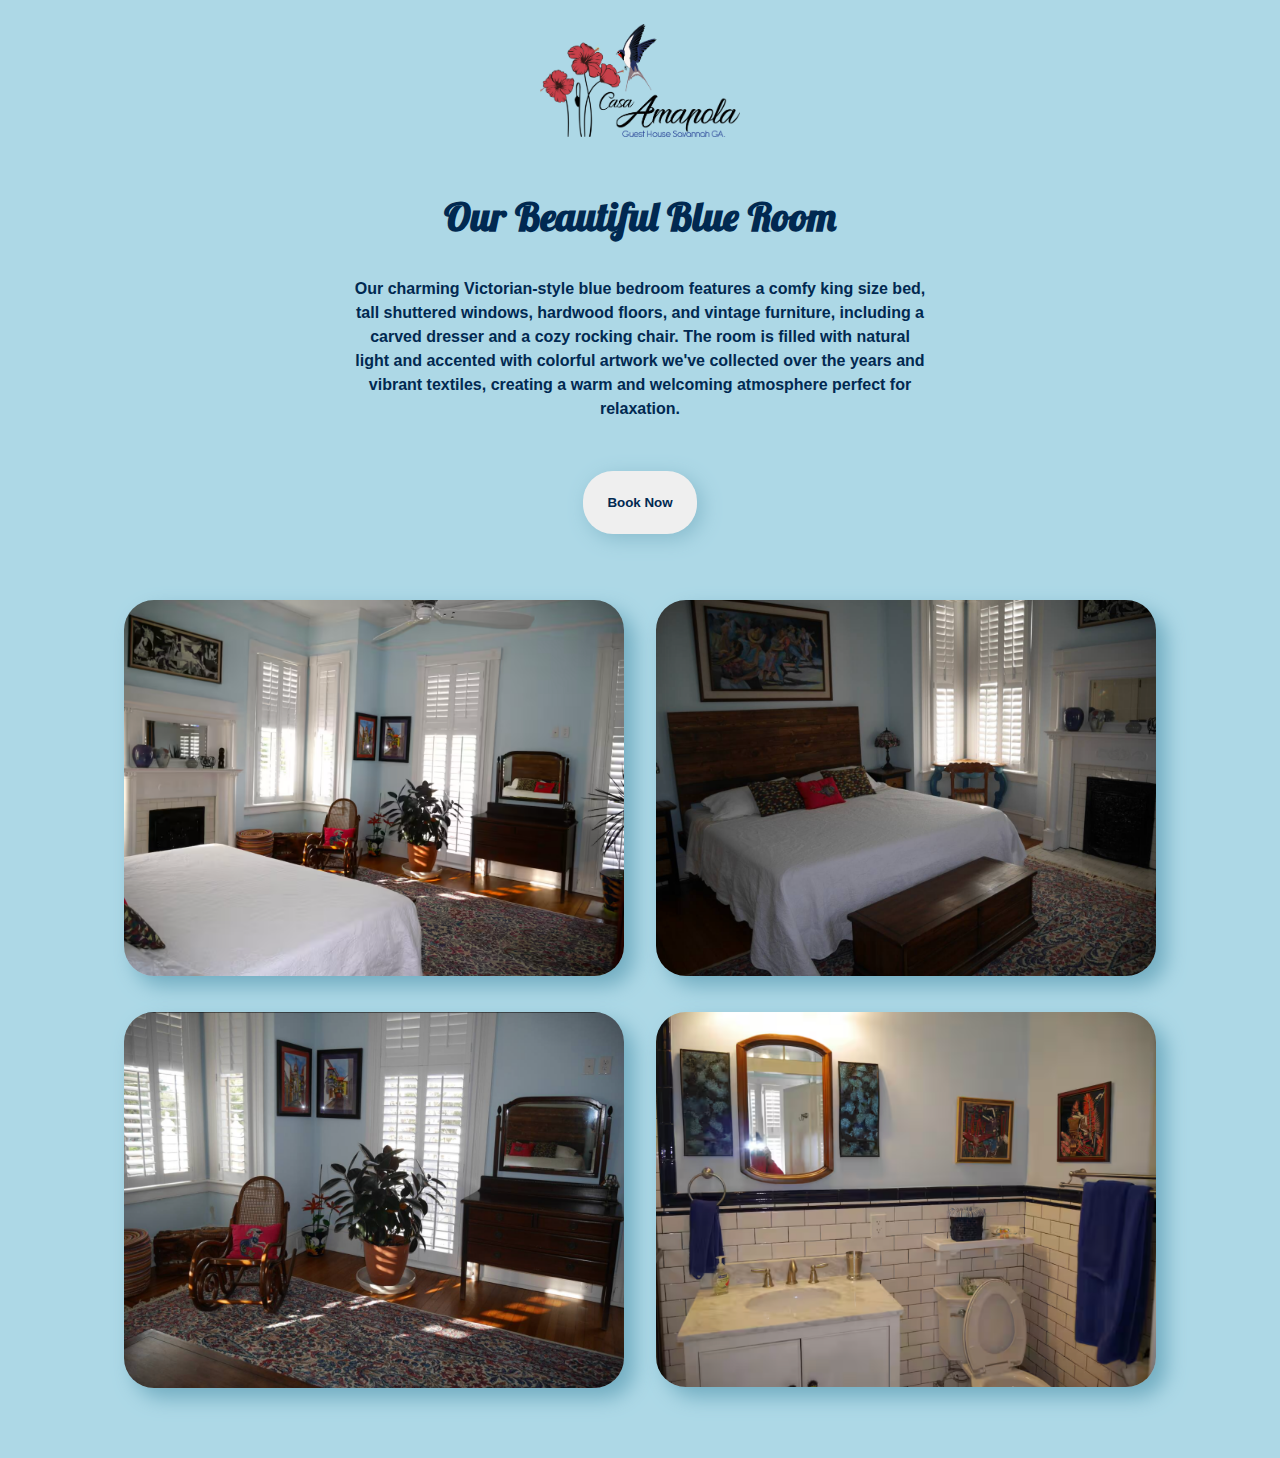
<file: blue.html>
<!DOCTYPE html>
<html lang="en">
  <head>
    <meta charset="UTF-8" />
    <meta name="viewport" content="width=device-width, initial-scale=1.0" />
    <title>Blue Room</title>
    <link rel="stylesheet" href="./blue.css" />
  </head>
  <body>
    <figure class="logo__wrapper">
      <a href="./index.html">
        <img src="./Casa-Amapola-logos/logo.png" alt="logo" class="logo" />
      </a>
    </figure>

    <main>
      <section id="room">
        <div class="container">
          <div class="row">
            <div class="description">
              <h1 class="section__title">Our Beautiful Blue Room</h1>
              <div class="para__wrapper">
                <p class="section__para">
                  Our charming Victorian-style blue bedroom features a comfy
                  king size bed, tall shuttered windows, hardwood floors, and
                  vintage furniture, including a carved dresser and a cozy
                  rocking chair. The room is filled with natural light and
                  accented with colorful artwork we've collected over the years
                  and vibrant textiles, creating a warm and welcoming atmosphere
                  perfect for relaxation.
                </p>
              </div>
            </div>
          </div>
        </div>
      </section>

      <section id="book">
        <div class="container">
          <div class="row">
            <div class="btn__wrapper">
              <a
                href="https://www.airbnb.com/rooms/17163306?source_impression_id=p3_1750731155_P32VDzKc0b3jCaSB"
                target="_blank"
              >
                <button class="btn">Book Now</button>
              </a>
            </div>
          </div>
        </div>
      </section>
      <section id="images">
        <div class="container">
          <div class="row">
            <div class="images__wrapper">
              <figure class="img__wrap">
                <img
                  src="./blue-room/entryway.png"
                  alt="entryway"
                  class="img"
                />
              </figure>
              <figure class="img__wrap">
                <img src="./blue-room/bed.png" alt="bed" class="img" />
              </figure>
              <figure class="img__wrap">
                <img src="./blue-room/balcony.png" alt="balcony" class="img" />
              </figure>
              <figure class="img__wrap">
                <img
                  src="./blue-room/bathroom.png"
                  alt="bathroom"
                  class="img"
                />
              </figure>
            </div>
          </div>
        </div>
      </section>

    </main>
  </body>
</html>
</file>
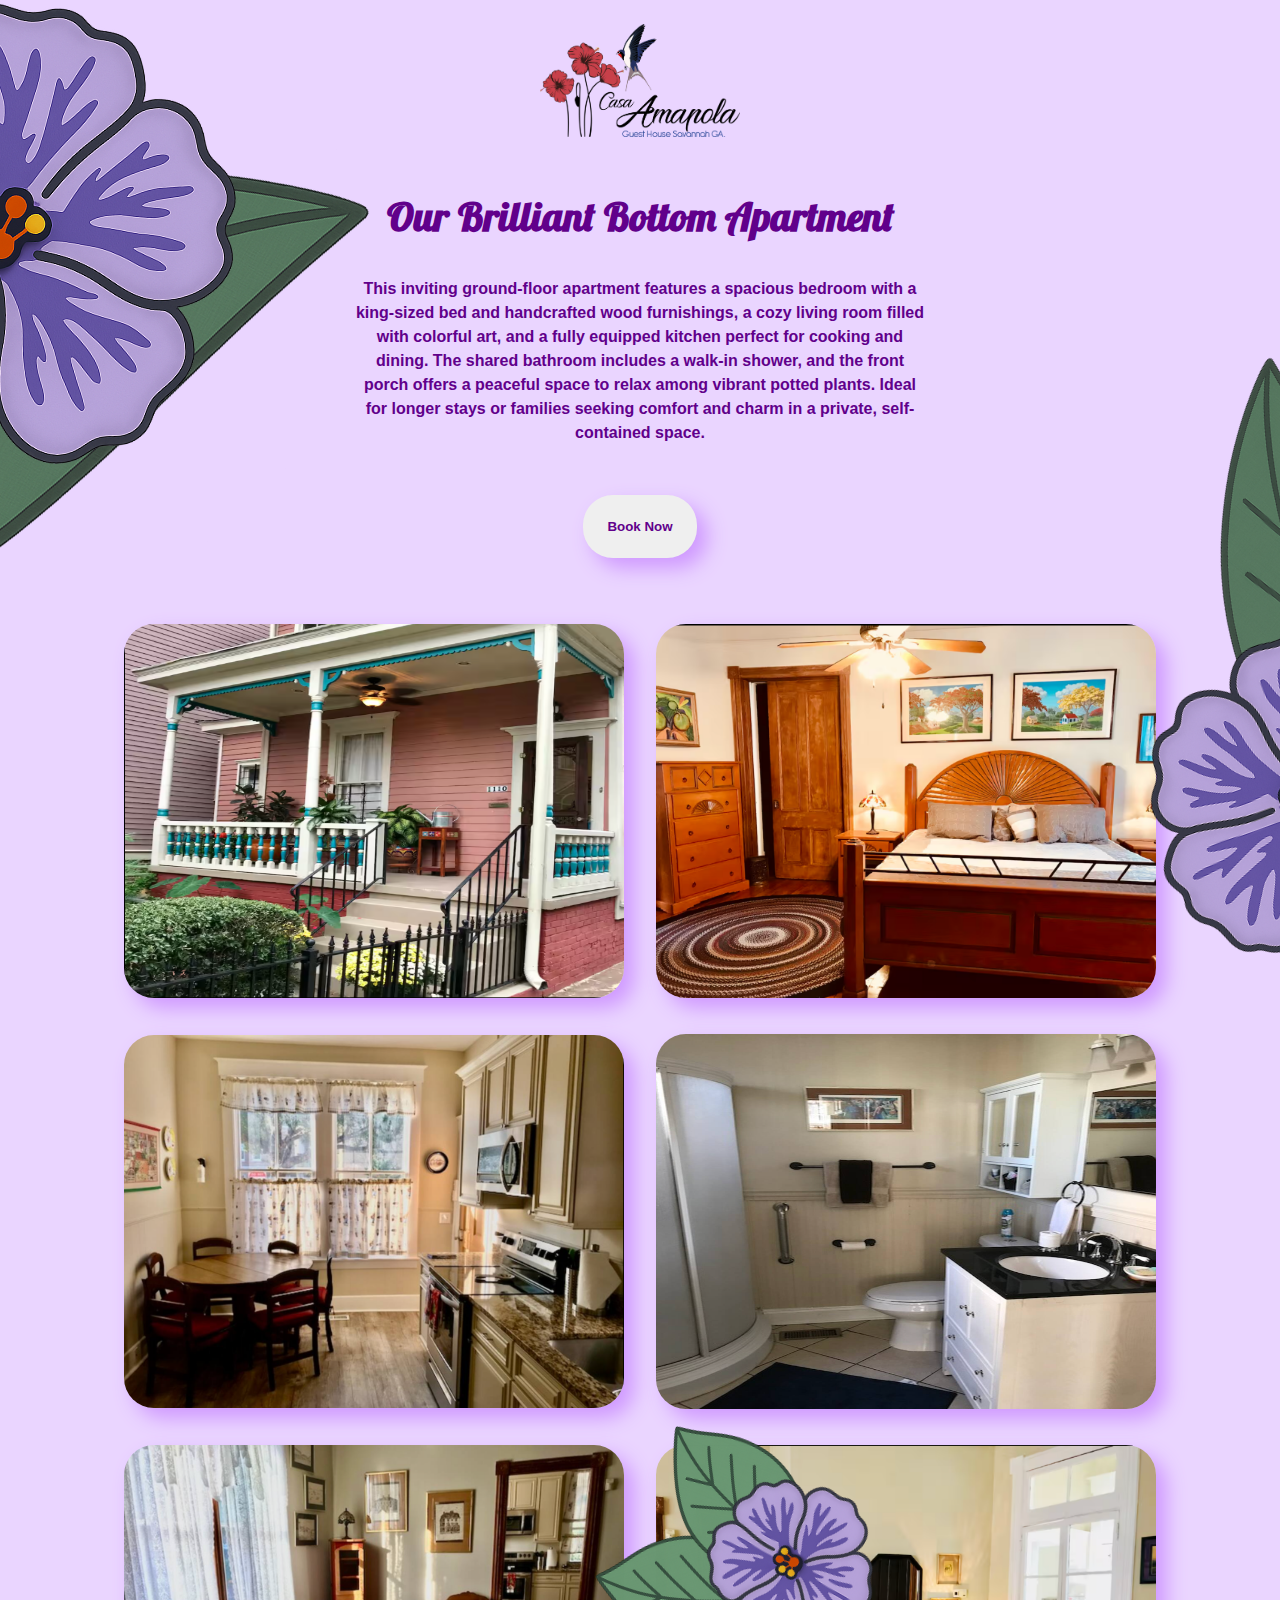
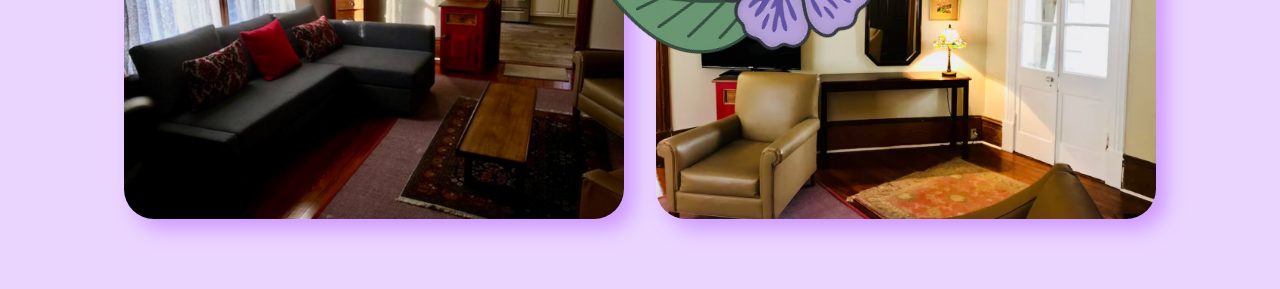
<file: bottom.html>
<!DOCTYPE html>
<html lang="en">
  <head>
    <meta charset="UTF-8" />
    <meta name="viewport" content="width=device-width, initial-scale=1.0" />
    <title>Bottom Apartment</title>
    <link rel="stylesheet" href="./room.css" />
  </head>
  <body class="bodypurple">
    <figure class="logo__wrapper">
      <a href="./index.html">
        <img src="./Casa-Amapola-logos/logo.png" alt="logo" class="logo" />
      </a>
    </figure>

    <main>
      <section id="room">
        <div class="container">
          <div class="row">
            <div class="description">
              <h1 class="section__title purple">
                Our Brilliant Bottom Apartment
              </h1>
              <div class="para__wrapper">
                <p class="section__para purple">
                  This inviting ground-floor apartment features a spacious
                  bedroom with a king-sized bed and handcrafted wood
                  furnishings, a cozy living room filled with colorful art, and
                  a fully equipped kitchen perfect for cooking and dining. The
                  shared bathroom includes a walk-in shower, and the front porch
                  offers a peaceful space to relax among vibrant potted plants.
                  Ideal for longer stays or families seeking comfort and charm
                  in a private, self-contained space.
                </p>
              </div>
            </div>
          </div>
        </div>
      </section>

      <section id="book">
        <div class="container">
          <div class="row">
            <div class="btn__wrapper">
              <a
                href="https://www.airbnb.com/rooms/21475831?source_impression_id=p3_1750731155_P3eJPI8zOwgjOkws"
                target="_blank"
              >
                <button class="purple__btn btn">Book Now</button>
              </a>
            </div>
          </div>
        </div>
      </section>

      <section id="images">
        <div class="container">
          <div class="row">
            <div class="images__wrapper">
              <figure class="img__wrap">
                <img
                  src="./side-apartment-bottom/entrance.png"
                  alt="entrance"
                  class="purple__img img"
                />
              </figure>
              <figure class="img__wrap">
                <img
                  src="side-apartment-bottom/master-bed.png"
                  alt="bed"
                  class="purple__img img"
                />
              </figure>
              <figure class="img__wrap">
                <img
                  src="./side-apartment-bottom/kitchen.png"
                  alt="balcony"
                  class="purple__img img"
                />
              </figure>
              <figure class="img__wrap">
                <img
                  src="./side-apartment-bottom/better-pic-of-bathroom.png"
                  alt="balcony"
                  class="purple__img img"
                />
              </figure>
              <figure class="img__wrap">
                <img
                  src="./side-apartment-bottom/living-room-sofabed.png"
                  alt="balcony"
                  class="purple__img img"
                />
              </figure>
              <figure class="img__wrap">
                <img
                  src="./side-apartment-bottom/living-room.png"
                  alt="bathroom"
                  class="purple__img img"
                />
              </figure>
            </div>
          </div>
        </div>
      </section>

      <div class="amapola__wrapper">
        <img
          src="./Casa-Amapola-logos/amapola-purple.png"
          alt="amapola"
          class="amapola__1"
        />
      </div>
      <div class="amapola__wrapper">
        <img
          src="./Casa-Amapola-logos/amapola-purple.png"
          alt="amapola"
          class="amapola__2"
        />
      </div>
      <div class="amapola__wrapper">
        <img
          src="./Casa-Amapola-logos/amapola-purple.png"
          alt="amapola"
          class="amapola__3"
        />
      </div>
      <div class="amapola__wrapper">
        <img
          src="./Casa-Amapola-logos/amapola-purple.png"
          alt="amapola"
          class="amapola__4"
        />
      </div>
      <div class="leaf__wrapper">
        <img src="./Casa-Amapola-logos/leaf-1.png" alt="leaf" class="leaf__1" />
      </div>
      <div class="leaf__wrapper">
        <img src="./Casa-Amapola-logos/leaf-1.png" alt="leaf" class="leaf__2" />
      </div>
      <div class="leaf__wrapper">
        <img src="./Casa-Amapola-logos/leaf-2.png" alt="leaf" class="leaf__3" />
      </div>
      <div class="leaf__wrapper">
        <img src="./Casa-Amapola-logos/leaf-2.png" alt="leaf" class="leaf__4" />
      </div>
    </main>
  </body>
</html>
</file>
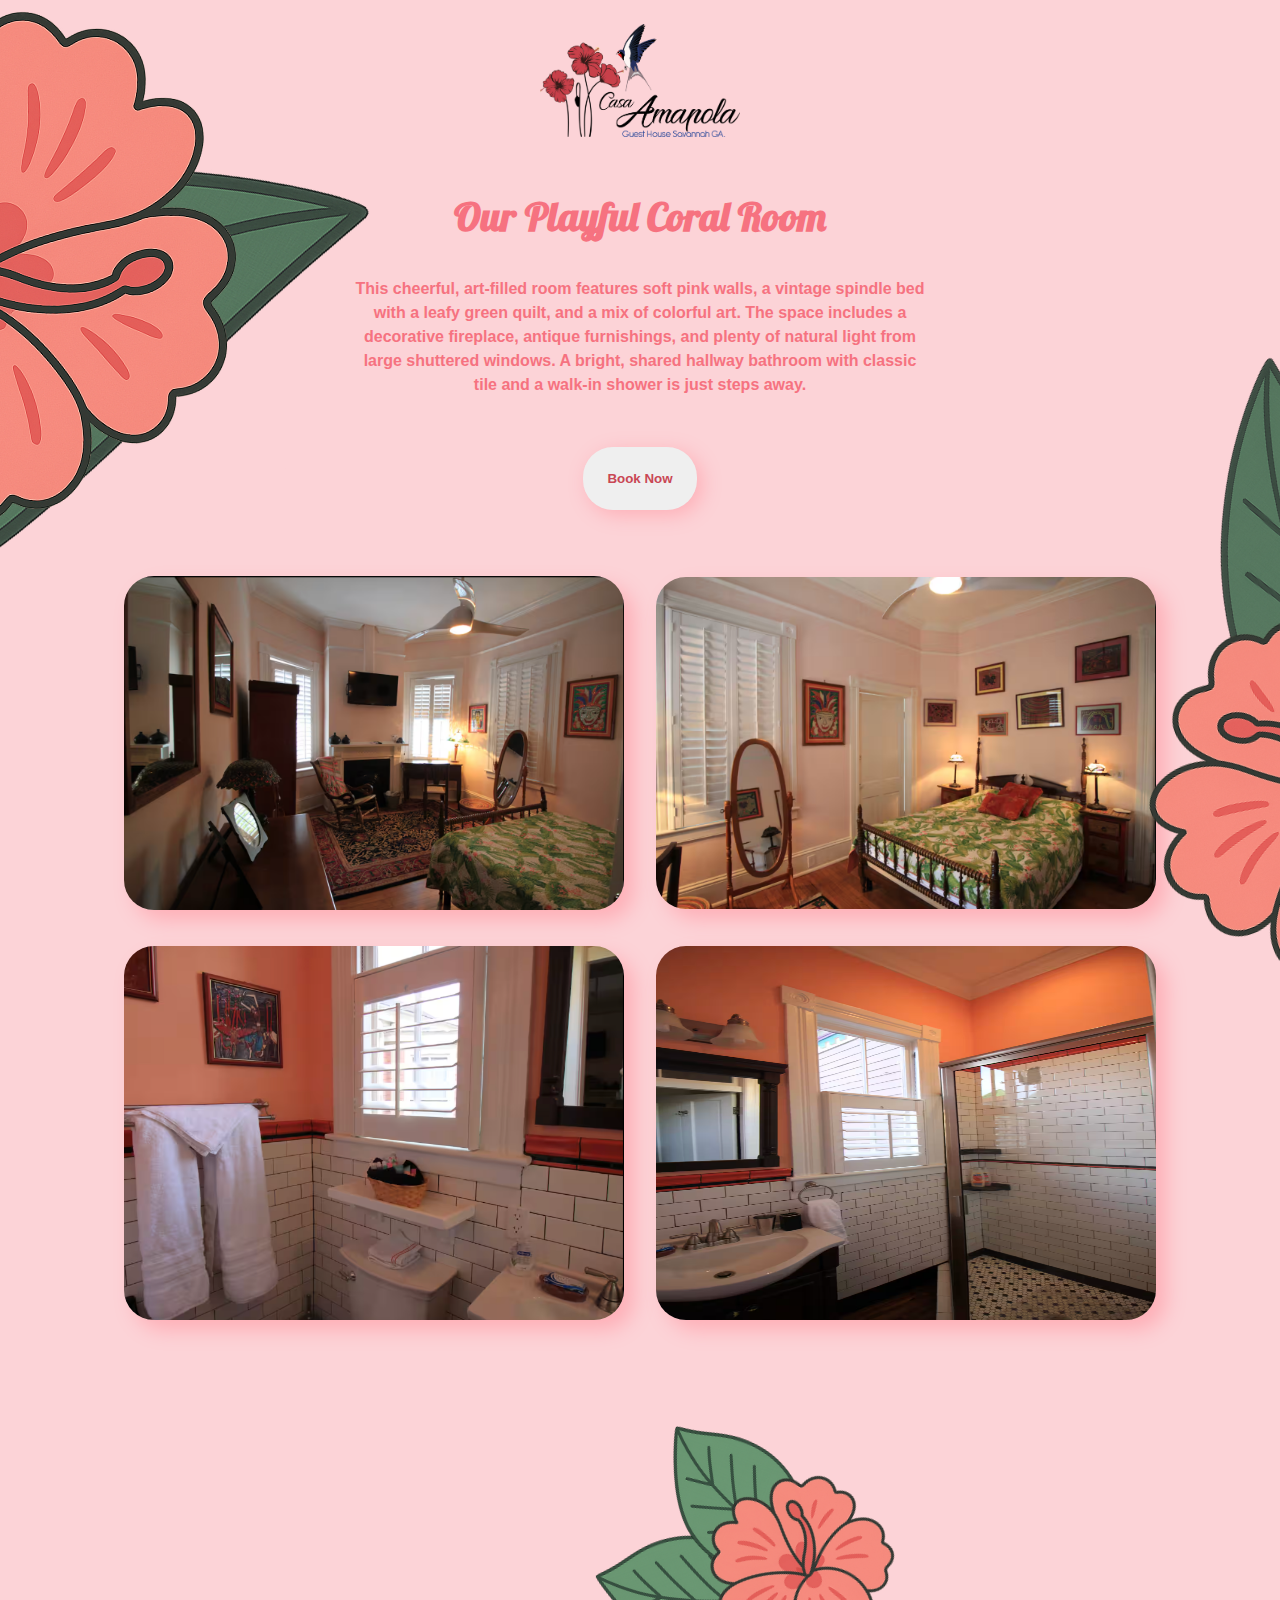
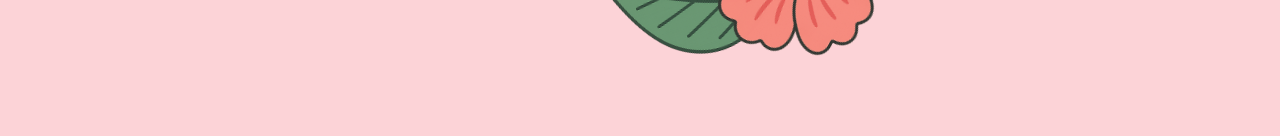
<file: coral.html>
<!DOCTYPE html>
<html lang="en">
  <head>
    <meta charset="UTF-8" />
    <meta name="viewport" content="width=device-width, initial-scale=1.0" />
    <title>Coral Room</title>
    <link rel="stylesheet" href="./room.css" />
  </head>
  <body class="bodycoral">
    <figure class="logo__wrapper">
      <a href="./index.html">
        <img src="./Casa-Amapola-logos/logo.png" alt="logo" class="logo" />
      </a>
    </figure>

    <main>
      <section id="room">
        <div class="container">
          <div class="row">
            <div class="description">
              <h1 class="section__title coral">Our Playful Coral Room</h1>
              <div class="para__wrapper">
                <p class="section__para coral">
                  This cheerful, art-filled room features soft pink walls, a
                  vintage spindle bed with a leafy green quilt, and a mix of
                  colorful art. The space includes a decorative fireplace,
                  antique furnishings, and plenty of natural light from large
                  shuttered windows. A bright, shared hallway bathroom with
                  classic tile and a walk-in shower is just steps away.
                </p>
              </div>
            </div>
          </div>
        </div>
      </section>

      <section id="book">
        <div class="container">
          <div class="row">
            <div class="btn__wrapper">
              <a
                href="https://www.airbnb.com/rooms/17163942?source_impression_id=p3_1750731155_P3d15bw_kQfSAdEH"
                target="_blank"
              >
                <button class="btn coral__btn">Book Now</button>
              </a>
            </div>
          </div>
        </div>
      </section>
      <section id="images">
        <div class="container">
          <div class="row">
            <div class="images__wrapper">
              <figure class="img__wrap">
                <img src="./coral-room/entrance.png" alt="entrance" class="img coral__img" />
              </figure>
              <figure class="img__wrap">
                <img src="./coral-room/bed.png" alt="bed" class="img coral__img" />
              </figure>
              <figure class="img__wrap">
                <img src="./coral-room/toilet.png" alt="toilet" class="img bathroom coral__img" />
              </figure>
              <figure class="img__wrap">
                <img
                  src="./coral-room/bathroom.png"
                  alt="sink"
                  class="img coral__img"
                />
              </figure>
            </div>
          </div>
        </div>
      </section>

      <div class="amapola__wrapper">
        <img src="./Casa-Amapola-logos/amapola-pink.png" alt="amapola" class="amapola__1">
      </div>
      <div class="amapola__wrapper">
        <img src="./Casa-Amapola-logos/amapola-pink.png" alt="amapola" class="amapola__2">
      </div>
      <div class="amapola__wrapper">
        <img src="./Casa-Amapola-logos/amapola-pink.png" alt="amapola" class="amapola__3">
      </div>
      <div class="amapola__wrapper">
        <img src="./Casa-Amapola-logos/amapola-pink.png" alt="amapola" class="amapola__4">
      </div>
      <div class="leaf__wrapper">
        <img src="./Casa-Amapola-logos/leaf-1.png" alt="leaf" class="leaf__1">
      </div>
      <div class="leaf__wrapper">
        <img src="./Casa-Amapola-logos/leaf-1.png" alt="leaf" class="leaf__2">
      </div>
      <div class="leaf__wrapper">
        <img src="./Casa-Amapola-logos/leaf-2.png" alt="leaf" class="leaf__3">
      </div>
      <div class="leaf__wrapper">
        <img src="./Casa-Amapola-logos/leaf-2.png" alt="leaf" class="leaf__4">
      </div>

    </main>
  </body>
</html>
</file>
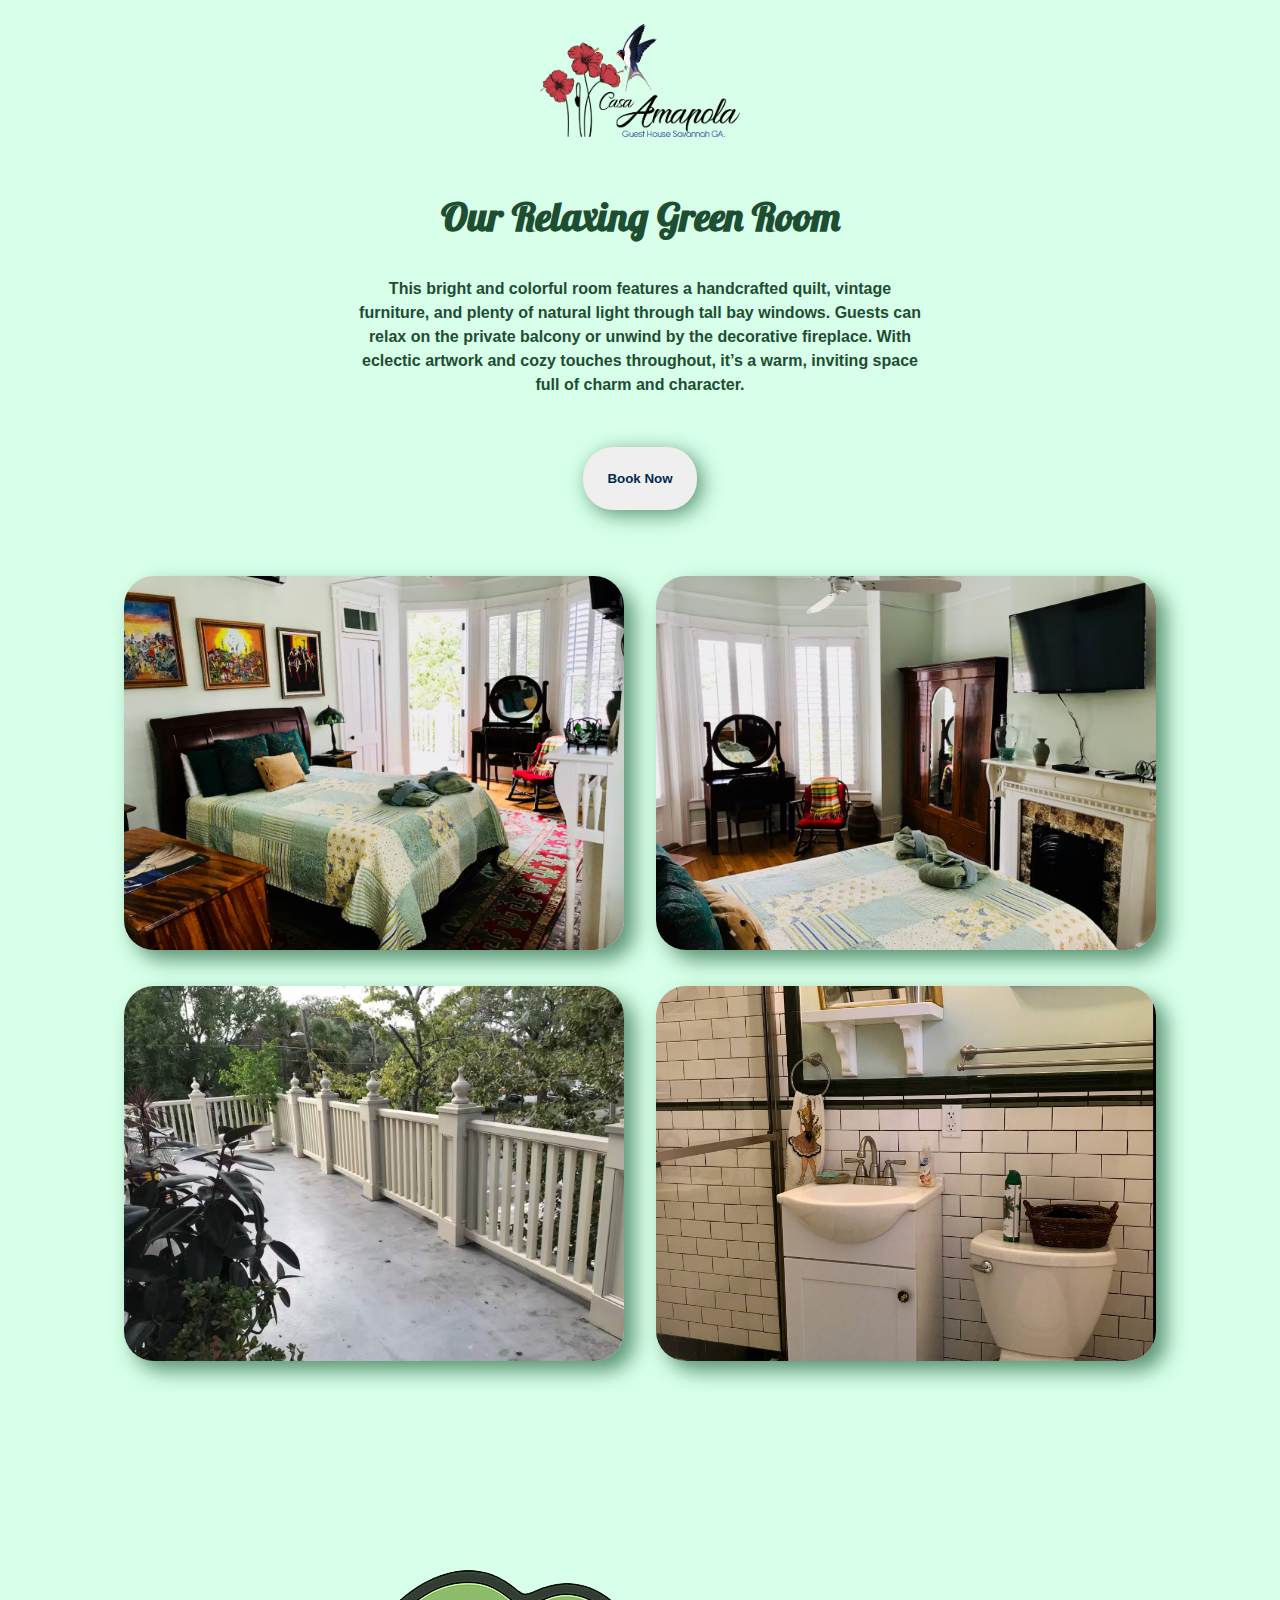
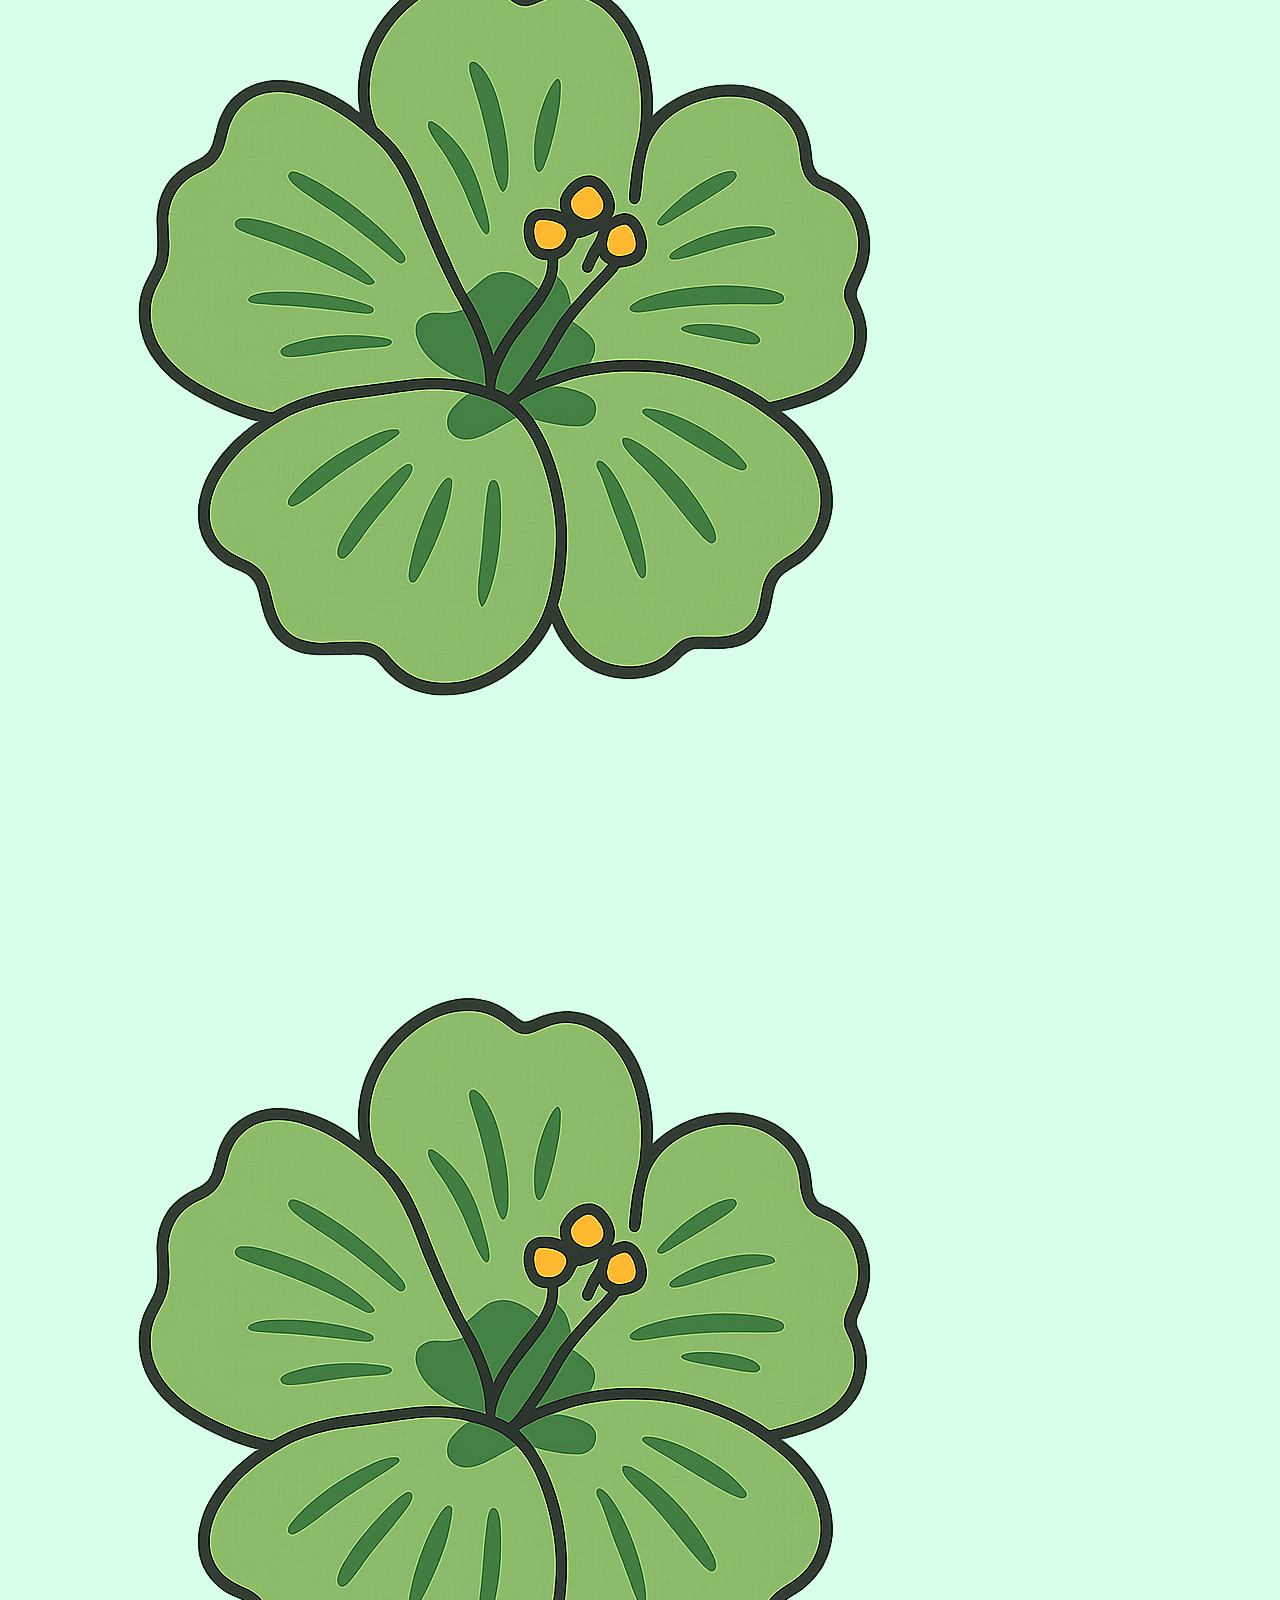
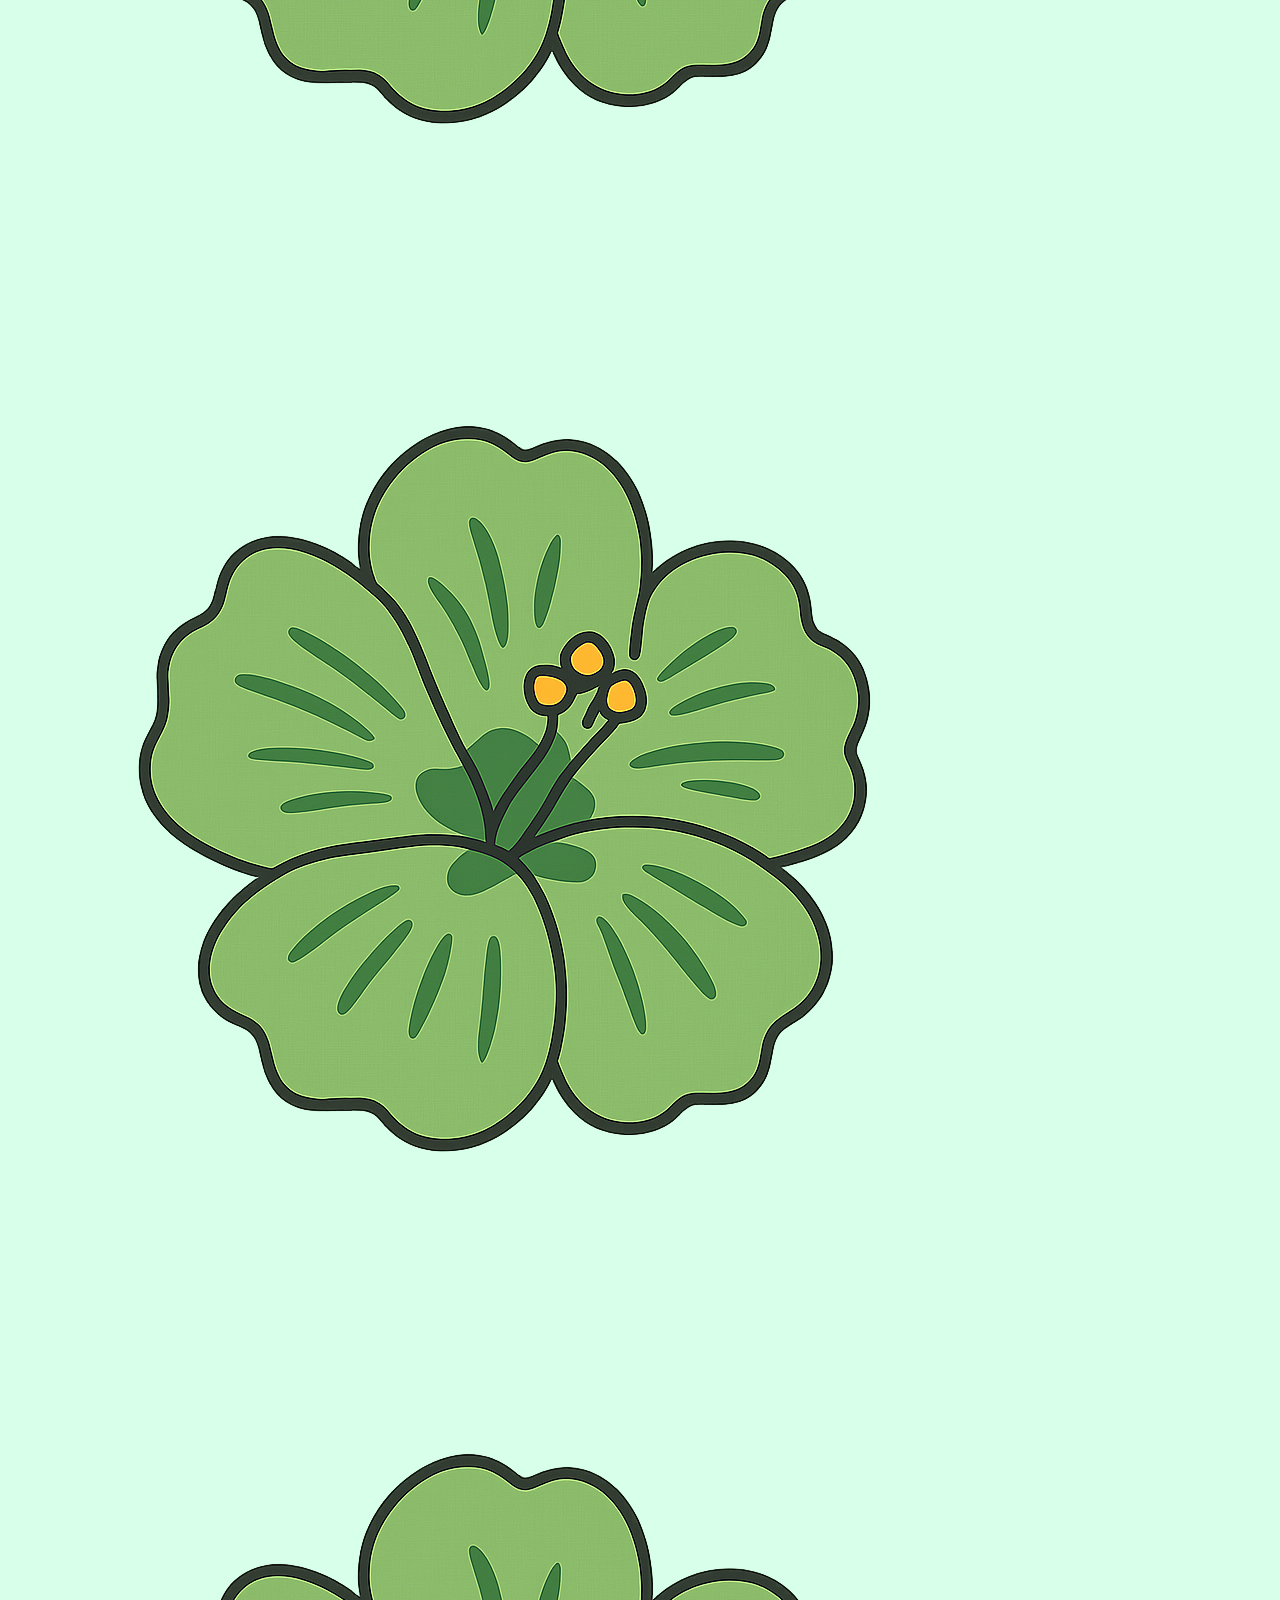
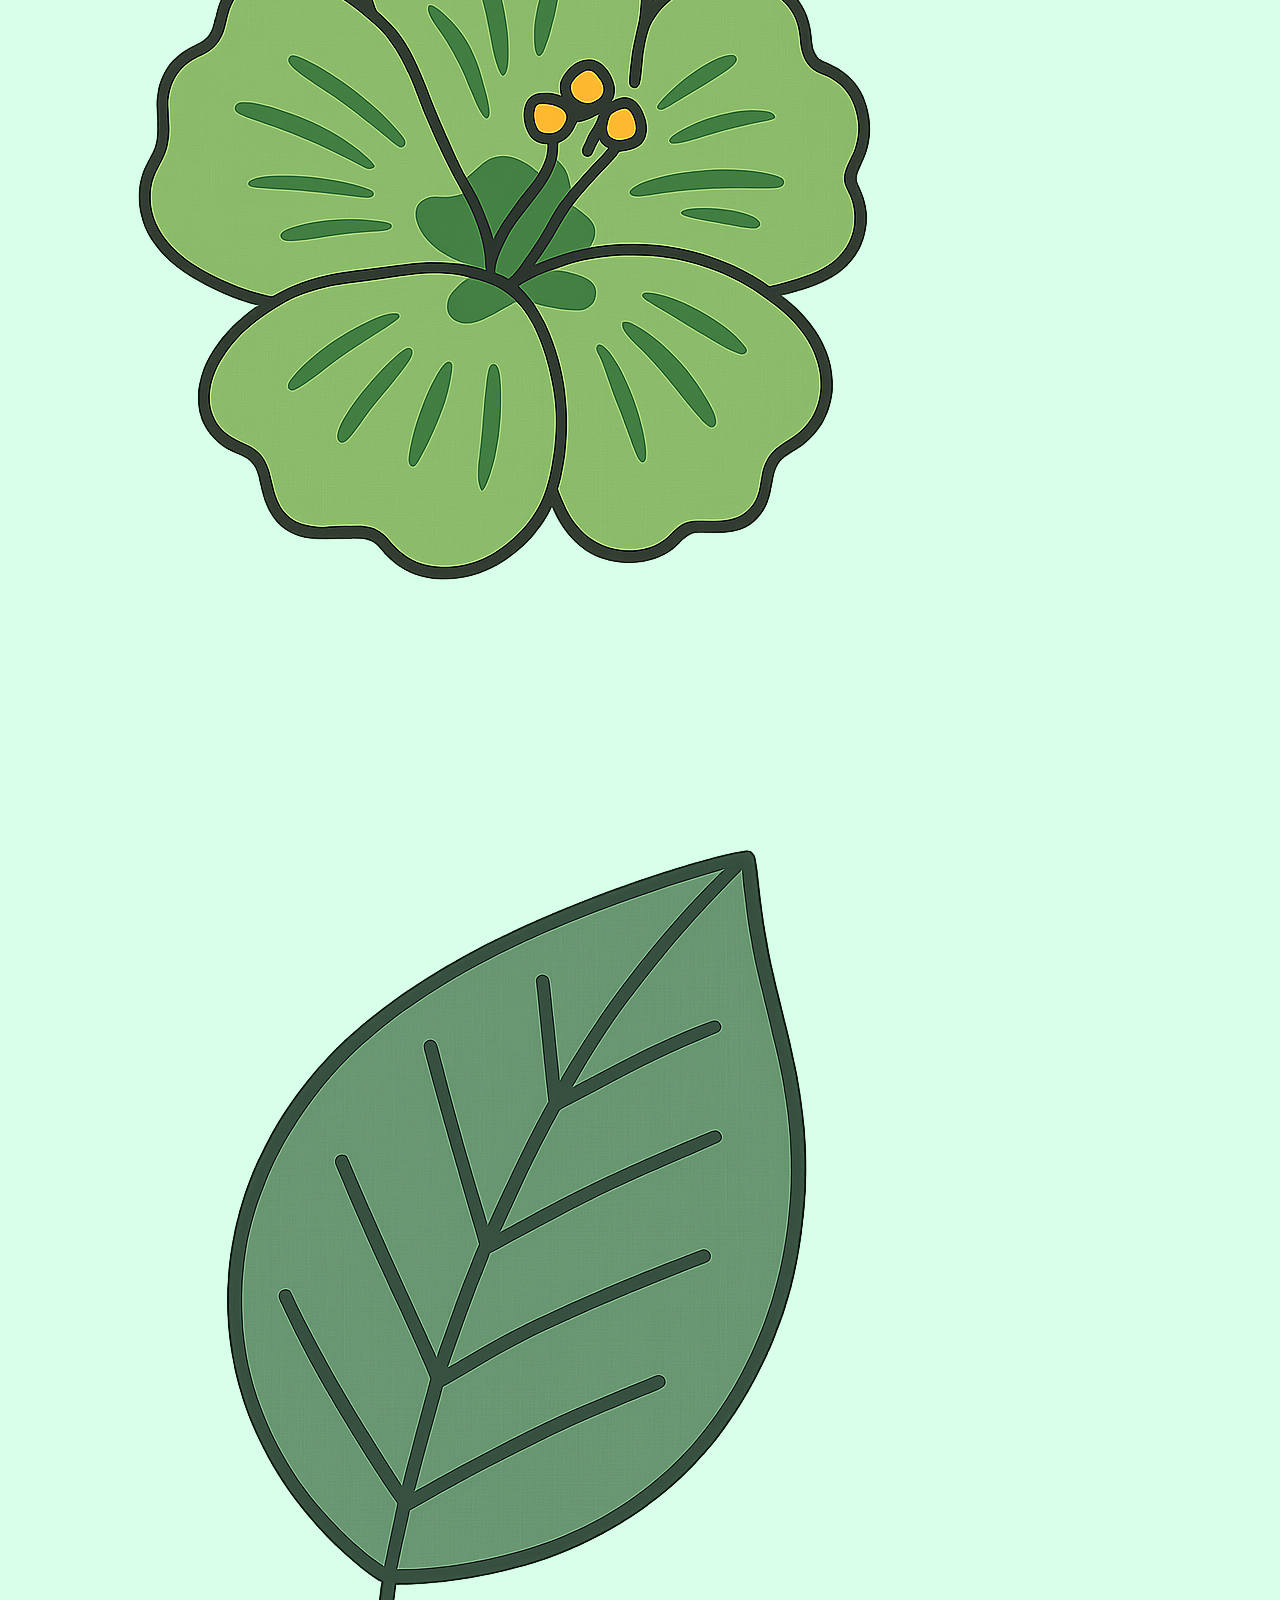
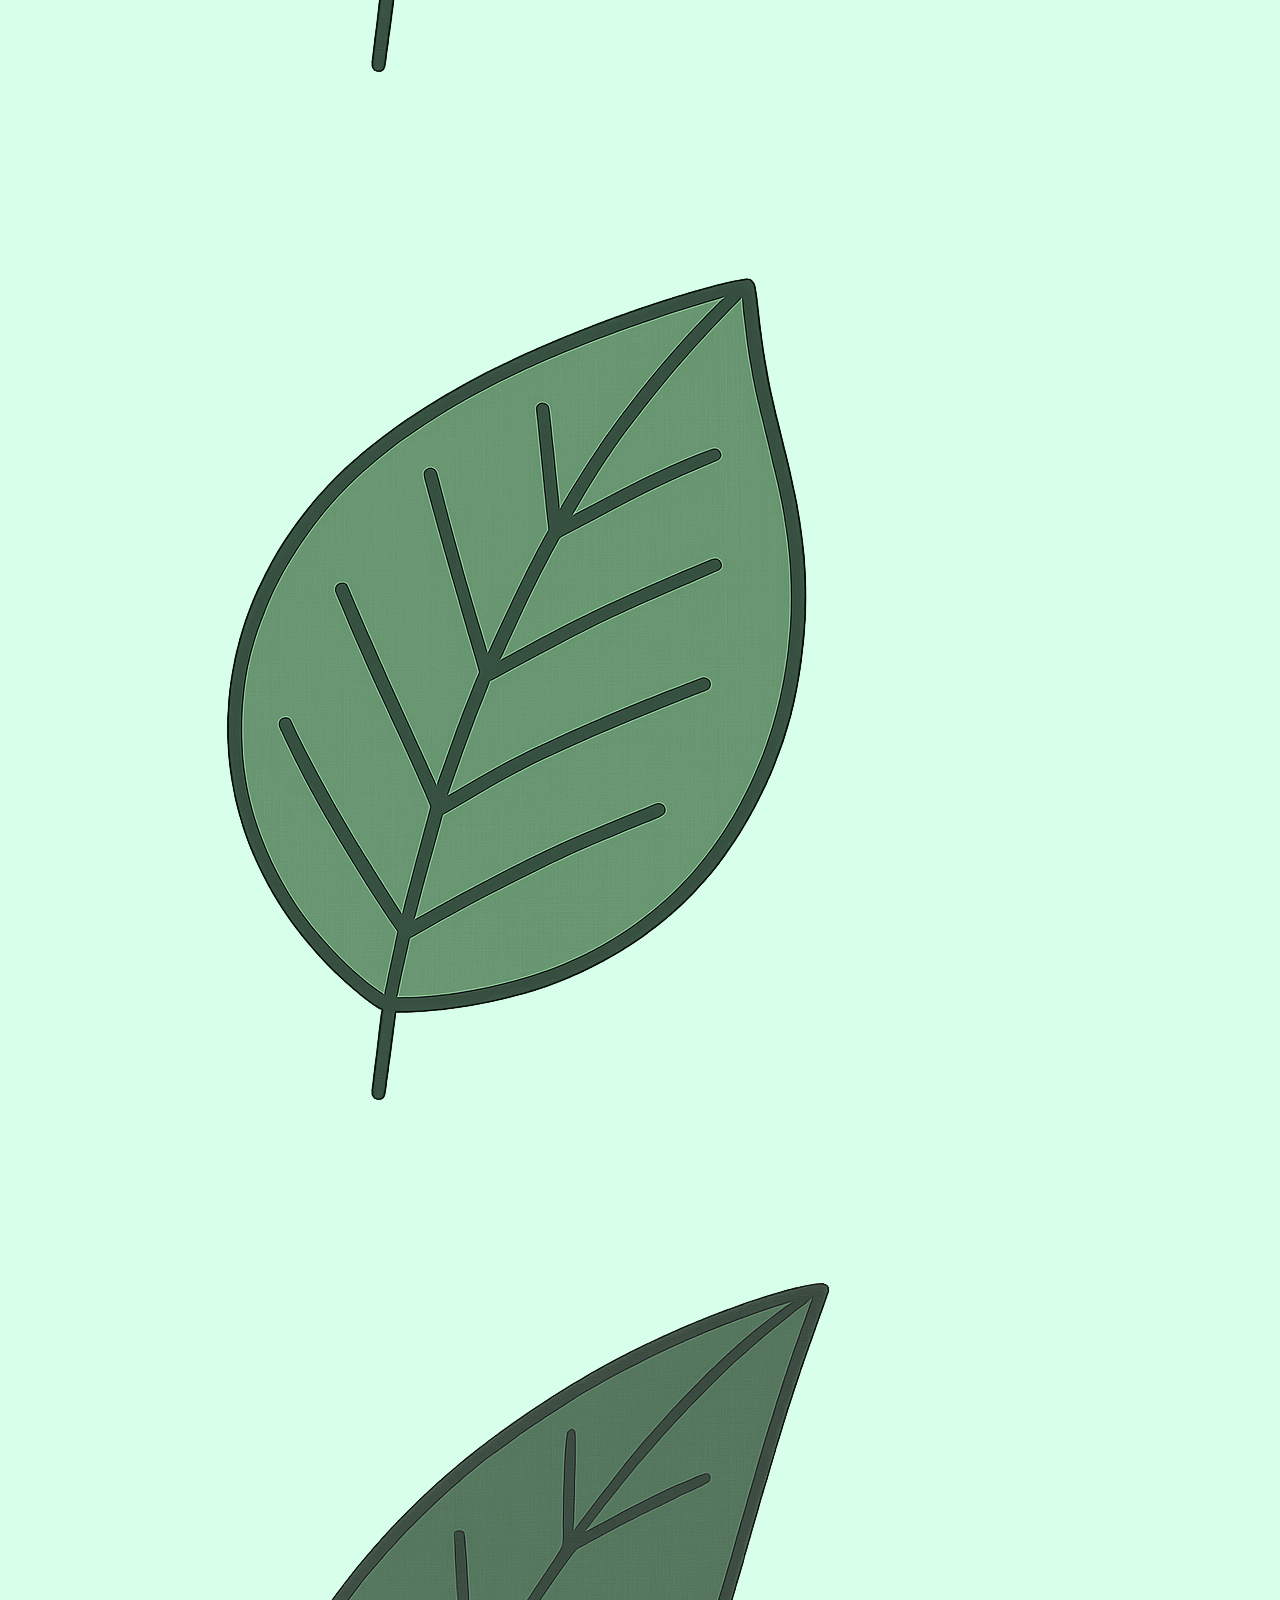
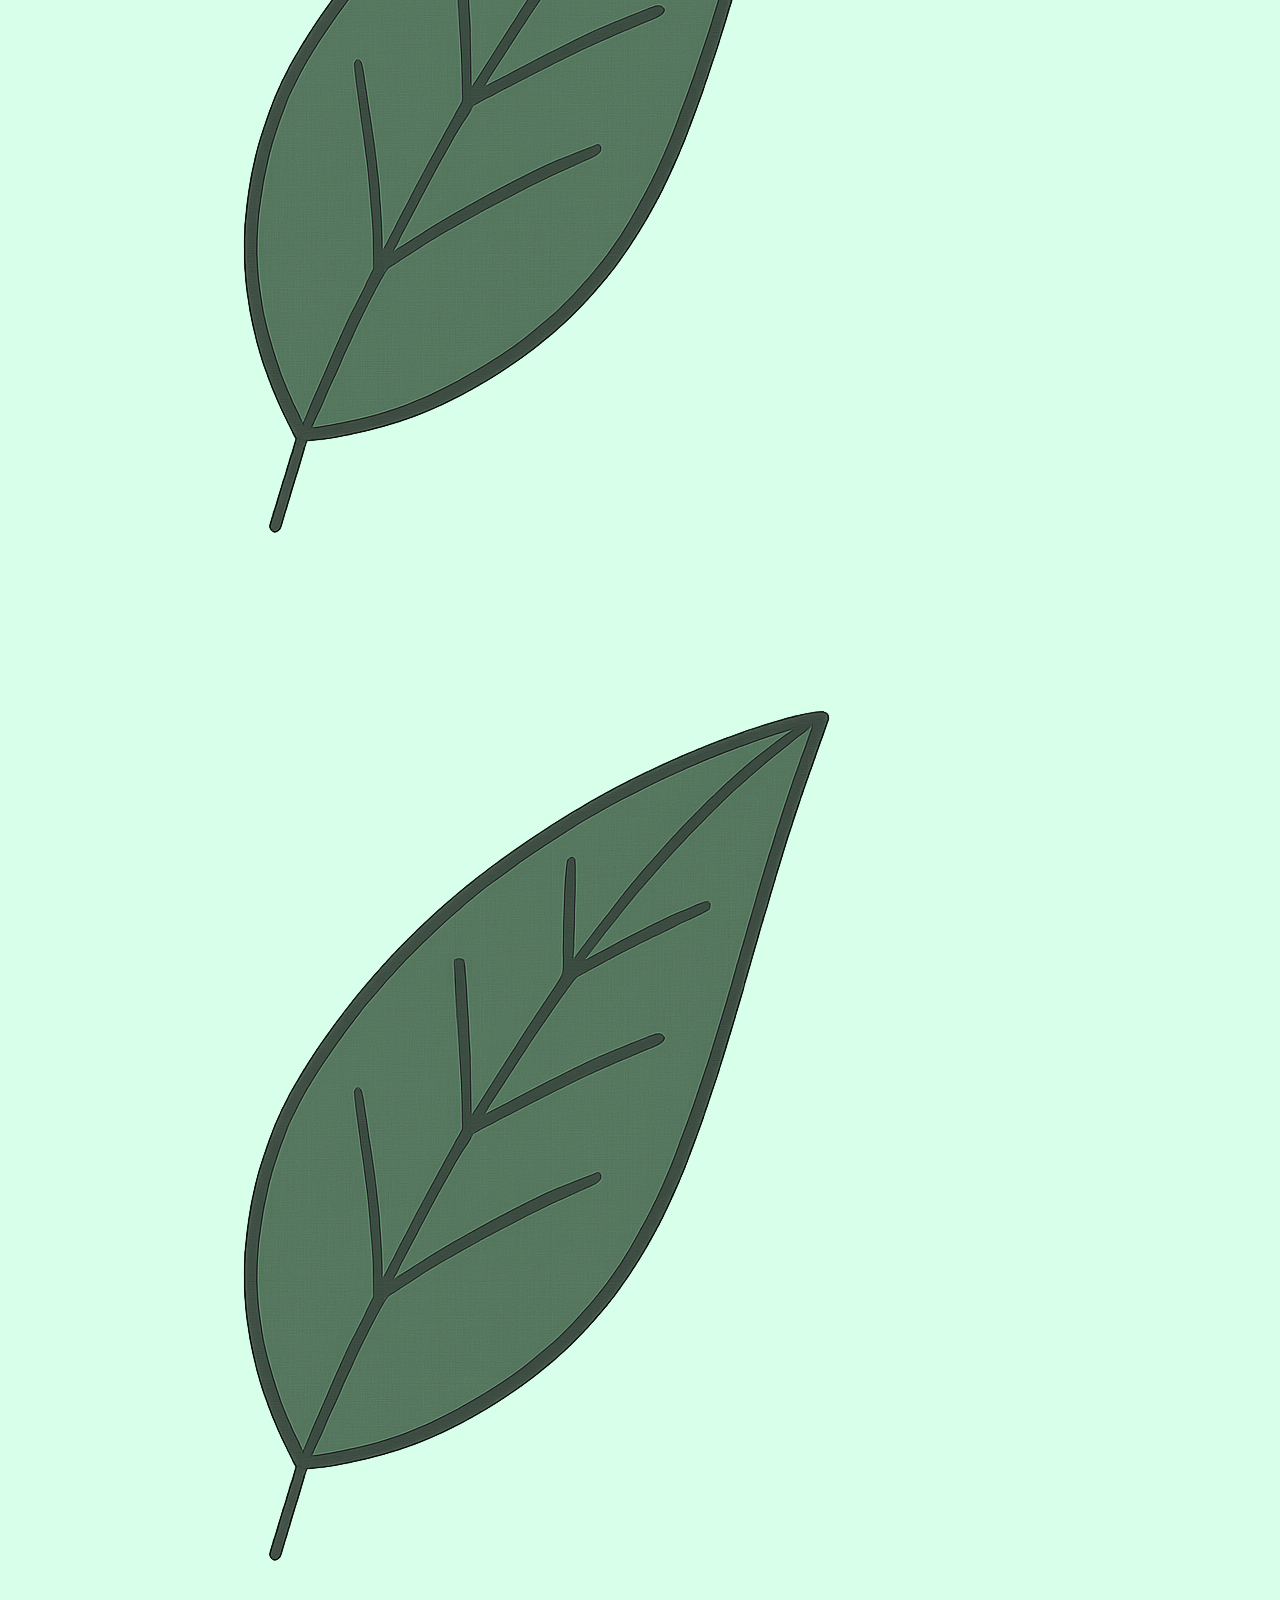
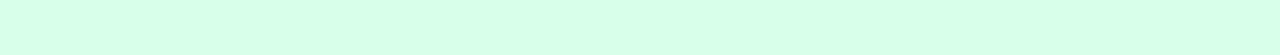
<file: green.html>
<!DOCTYPE html>
<html lang="en">
  <head>
    <meta charset="UTF-8" />
    <meta name="viewport" content="width=device-width, initial-scale=1.0" />
    <title>Green Room</title>
    <link rel="stylesheet" href="./green.css" />
  </head>
  <body>
    <figure class="logo__wrapper">
      <a href="./index.html">
        <img src="./Casa-Amapola-logos/logo.png" alt="logo" class="logo" />
      </a>
    </figure>

    <main>
      <section id="room">
        <div class="container">
          <div class="row">
            <div class="description">
              <h1 class="section__title">Our Relaxing Green Room</h1>
              <div class="para__wrapper">
                <p class="section__para">
                 This bright and colorful room features a handcrafted quilt,
                  vintage furniture, and plenty of natural light through tall
                  bay windows. Guests can relax on the private balcony or unwind
                  by the decorative fireplace. With eclectic artwork and cozy
                  touches throughout, it’s a warm, inviting space full of charm
                  and character.
                </p>
              </div>
            </div>
          </div>
        </div>
      </section>

      <section id="book">
        <div class="container">
          <div class="row">
            <div class="btn__wrapper">
              <a
                href="https://www.airbnb.com/rooms/17164432?source_impression_id=p3_1750731155_P3B5xaes0FXV6KbM"
                target="_blank"
              >
                <button class="btn">Book Now</button>
              </a>
            </div>
          </div>
        </div>
      </section>
      <section id="images">
        <div class="container">
          <div class="row">
            <div class="images__wrapper">
              <figure class="img__wrap">
                <img
                  src=".//green-room/from entryway.png"
                  alt="entryway"
                  class="img"
                />
              </figure>
              <figure class="img__wrap">
                <img src="./green-room/tv.png" alt="tv" class="img" />
              </figure>
              <figure class="img__wrap">
                <img src="./green-room/balcony.png" alt="balcony" class="img" />
              </figure>
              <figure class="img__wrap">
                <img
                  src="./green-room/bathroom.png"
                  alt="bathroom"
                  class="img bathroom"
                />
              </figure>
            </div>
          </div>
        </div>
      </section>


       <div class="amapola__wrapper">
        <img src="./Casa-Amapola-logos/amapola-green.png" alt="amapola" class="amapola__1">
      </div>
      <div class="amapola__wrapper">
        <img src="./Casa-Amapola-logos/amapola-green.png" alt="amapola" class="amapola__2">
      </div>
      <div class="amapola__wrapper">
        <img src="./Casa-Amapola-logos/amapola-green.png" alt="amapola" class="amapola__3">
      </div>
      <div class="amapola__wrapper">
        <img src="./Casa-Amapola-logos/amapola-green.png" alt="amapola" class="amapola__4">
      </div>
      <div class="leaf__wrapper">
        <img src="./Casa-Amapola-logos/leaf-1.png" alt="leaf" class="leaf__1">
      </div>
      <div class="leaf__wrapper">
        <img src="./Casa-Amapola-logos/leaf-1.png" alt="leaf" class="leaf__2">
      </div>
      <div class="leaf__wrapper">
        <img src="./Casa-Amapola-logos/leaf-2.png" alt="leaf" class="leaf__3">
      </div>
      <div class="leaf__wrapper">
        <img src="./Casa-Amapola-logos/leaf-2.png" alt="leaf" class="leaf__4">
      </div>

    </main>
  </body>
</html>
</file>
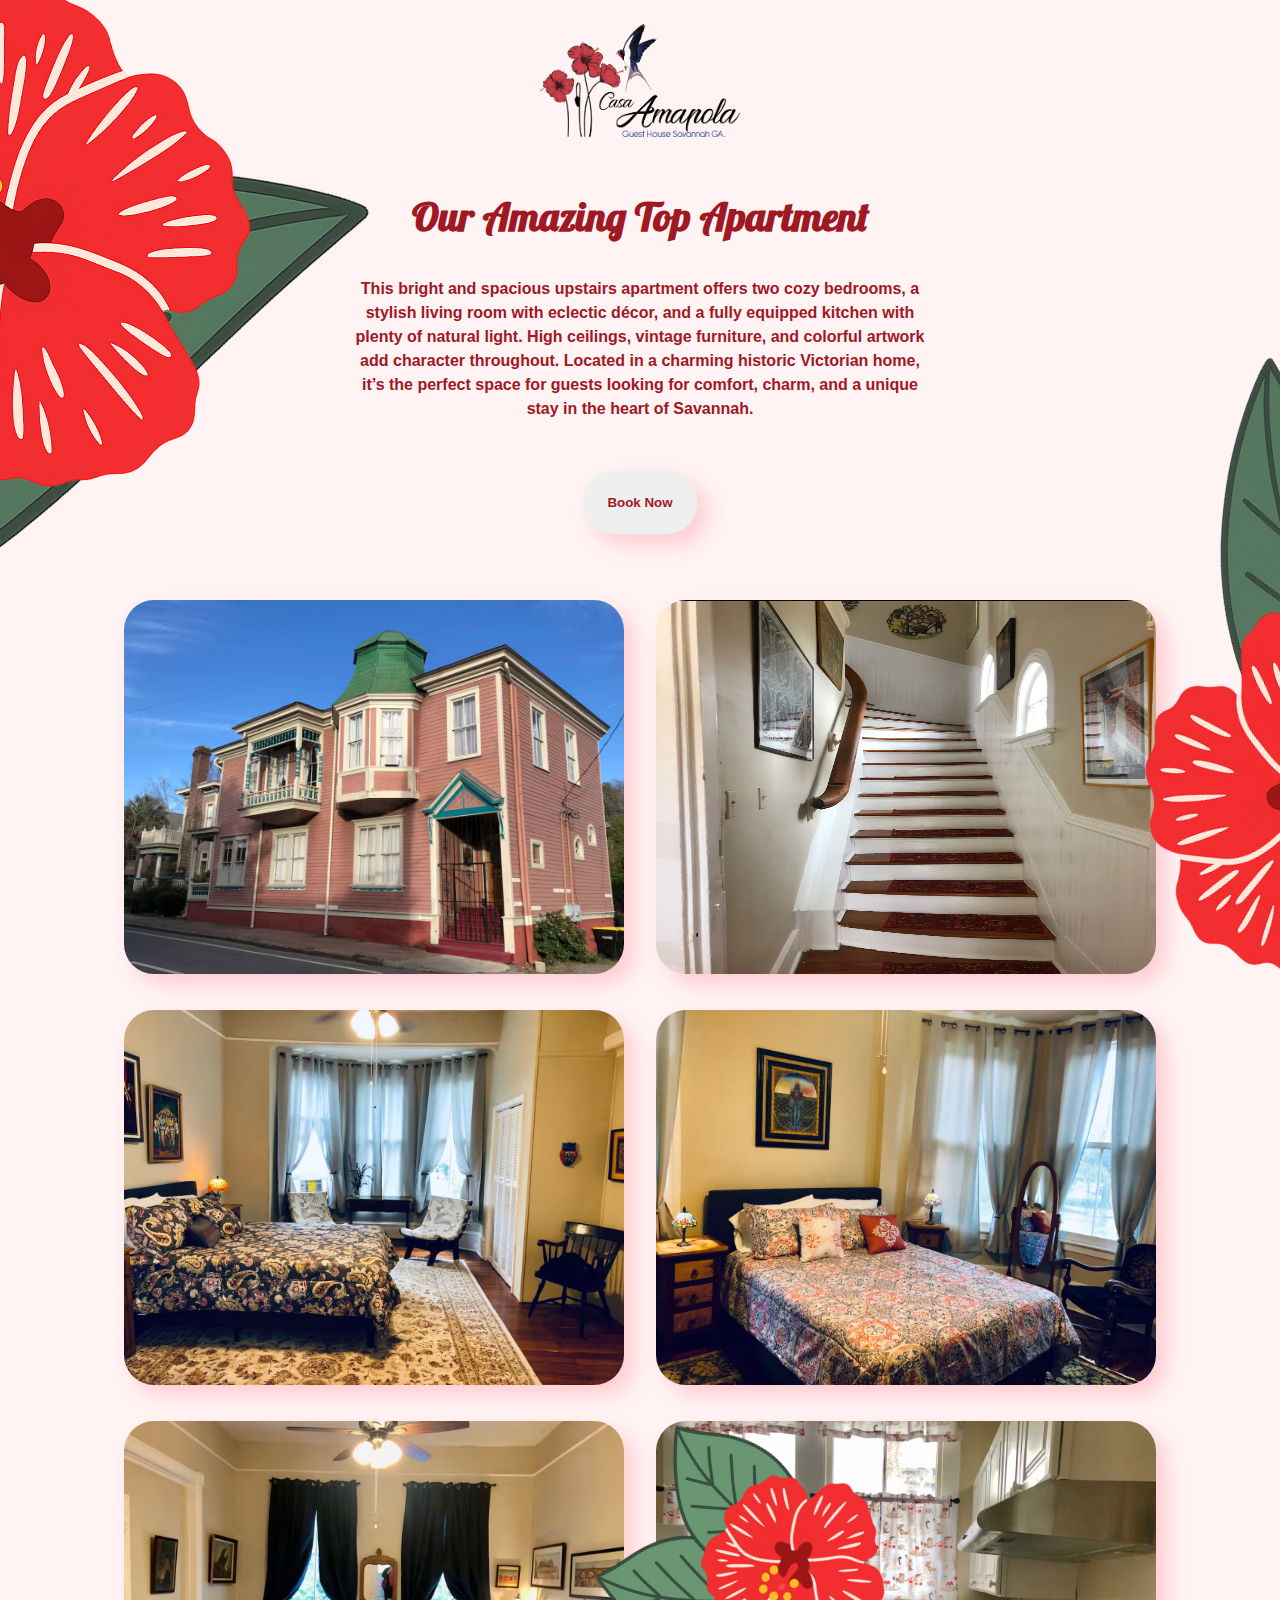
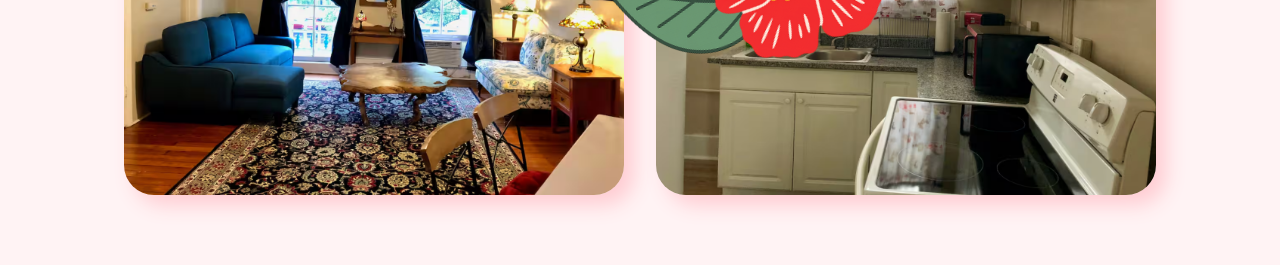
<file: top.html>
<!DOCTYPE html>
<html lang="en">
  <head>
    <meta charset="UTF-8" />
    <meta name="viewport" content="width=device-width, initial-scale=1.0" />
    <title>Top Apartment</title>
    <link rel="stylesheet" href="./room.css" />
  </head>
  <body class="bodyred">
    <figure class="logo__wrapper">
      <a href="./index.html">
        <img src="./Casa-Amapola-logos/logo.png" alt="logo" class="logo" />
      </a>
    </figure>

    <main>
      <section id="room">
        <div class="container">
          <div class="row">
            <div class="description">
              <h1 class="section__title red">Our Amazing Top Apartment</h1>
              <div class="para__wrapper">
                <p class="section__para red">
                  This bright and spacious upstairs apartment offers two cozy
                  bedrooms, a stylish living room with eclectic décor, and a
                  fully equipped kitchen with plenty of natural light. High
                  ceilings, vintage furniture, and colorful artwork add
                  character throughout. Located in a charming historic Victorian
                  home, it’s the perfect space for guests looking for comfort,
                  charm, and a unique stay in the heart of Savannah.
                </p>
              </div>
            </div>
          </div>
        </div>
      </section>

      <section id="book">
        <div class="container">
          <div class="row">
            <div class="btn__wrapper">
              <a
                href="https://www.airbnb.com/rooms/42495354?source_impression_id=p3_1750731155_P3Z7wLBTIUtmEVqn"
                target="_blank"
              >
                <button class="red__btn btn">Book Now</button>
              </a>
            </div>
          </div>
        </div>
      </section>
      <section id="images">
        <div class="container">
          <div class="row">
            <div class="images__wrapper">
              <figure class="img__wrap">
                <img
                  src="./side-apartment-top/drayton-street.png"
                  alt="entryway"
                  class="red__img img"
                />
              </figure>
              <figure class="img__wrap">
                <img
                  src="./side-apartment-top/stairs.png"
                  alt="entryway"
                  class="red__img img"
                />
              </figure>
              <figure class="img__wrap">
                <img
                  src="./side-apartment-top/master-bed.png"
                  alt="entryway"
                  class="red__img img"
                />
              </figure>
              <figure class="img__wrap">
                <img
                  src="./side-apartment-top/bed-of-second-room.png"
                  alt="bed"
                  class="red__img img"
                />
              </figure>
              <figure class="img__wrap">
                <img
                  src="./side-apartment-top/living-room.png"
                  alt="balcony"
                  class="red__img img"
                />
              </figure>
              <figure class="img__wrap">
                <img
                  src="./side-apartment-top/kitchen-stovetop.png"
                  alt="bathroom"
                  class="red__img img"
                />
              </figure>
            </div>
          </div>
        </div>
      </section>

      <div class="amapola__wrapper">
        <img
          src="./Casa-Amapola-logos/amapola-red.png"
          alt="amapola"
          class="amapola__1"
        />
      </div>
      <div class="amapola__wrapper">
        <img
          src="./Casa-Amapola-logos/amapola-red.png"
          alt="amapola"
          class="amapola__2"
        />
      </div>
      <div class="amapola__wrapper">
        <img
          src="./Casa-Amapola-logos/amapola-red.png"
          alt="amapola"
          class="amapola__3"
        />
      </div>
      <div class="amapola__wrapper">
        <img
          src="./Casa-Amapola-logos/amapola-red.png"
          alt="amapola"
          class="amapola__4"
        />
      </div>
      <div class="leaf__wrapper">
        <img src="./Casa-Amapola-logos/leaf-1.png" alt="leaf" class="leaf__1" />
      </div>
      <div class="leaf__wrapper">
        <img src="./Casa-Amapola-logos/leaf-1.png" alt="leaf" class="leaf__2" />
      </div>
      <div class="leaf__wrapper">
        <img src="./Casa-Amapola-logos/leaf-2.png" alt="leaf" class="leaf__3" />
      </div>
      <div class="leaf__wrapper">
        <img src="./Casa-Amapola-logos/leaf-2.png" alt="leaf" class="leaf__4" />
      </div>
    </main>
  </body>
</html>
</file>
<file: blue.css>
@import url("https://fonts.googleapis.com/css2?family=Inter:ital,opsz,wght@0,14..32,100..900;1,14..32,100..900&family=Lobster&family=Roboto:wght@100..900&display=swap");

* {
  font-family: "Lato", sans-serif;
  padding: 0;
  margin: 0;
  box-sizing: border-box;
}

h1,
h2,
h3,
h4,
h5,
h6,
span {
  color: #012951;
  text-align: center;
  line-height: 1.25;
}

html {
  scroll-behavior: smooth;
}

h1 {
  font-size: 36px;
}

p {
  line-height: 1.5;
  font-size: 16px;
  color: #012951;
}

li {
  list-style: none;
}

a {
  text-decoration: none;
  position: relative;
}

.section__title {
  position: relative;
  font-family: "Lobster", sans-serif;
  font-size: 40px;
  z-index: 2;
  margin-bottom: 36px;
}

.container {
  padding: 50px 0;
}

.row {
  width: 100%;
  max-width: 1200px;
  margin: 0 auto;
  padding: 0 24px;
}

.text--green {
  color: #2c6e49;
}

.text--yellow {
  color: #f2c14e;
}

.text--coral {
  color: #f67280;
}

.text--blue {
  color: #4a8fe7;
}

body {
  background-color: lightblue;
}

/* 

Logo

*/

.logo__wrapper {
  text-align: center;
  margin-top: 24px;
}

.logo {
  width: 200px;
  cursor: pointer;
}

/* 

Description

*/

.description {
  display: flex;
  flex-direction: column;
  justify-content: center;
  align-items: center;
}

.para__wrapper {
  width: 50%;
  text-align: center;
  font-weight: bold;
}

/* 

Pictues

*/

#images {
  margin-top: -50px;
}

.images__wrapper {
  display: flex;
  flex-wrap: wrap;
  justify-content: center;
  align-items: center;
}

.img__wrap {
  width: 500px;
  margin: 16px;
}

.img {
  border-radius: 30px;
  width: 100%;
  box-shadow: 10px 10px 20px rgb(114, 173, 193);
}

/* 

Book Button

*/

#book {
    margin-top: -50px;
}

button {
  cursor: pointer;
}

.btn__wrapper {
    display: flex;
    justify-content: center;
    align-items: center;
}

.btn {
  border: none;
  border-radius: 30px;
  padding: 24px;
  box-shadow: 5px 5px 20px rgb(137, 188, 205);
  font-weight: bold;
  color: #012951;
}

.btn:hover {
  background-color: #093b7c;
  color: #bfdbff;
  transition: all 300ms ease;
}
</file>
<file: room.css>
@import url("https://fonts.googleapis.com/css2?family=Inter:ital,opsz,wght@0,14..32,100..900;1,14..32,100..900&family=Lobster&family=Roboto:wght@100..900&display=swap");

* {
  font-family: "Lato", sans-serif;
  padding: 0;
  margin: 0;
  box-sizing: border-box;
}

h1,
h2,
h3,
h4,
h5,
h6,
span {
  text-align: center;
  line-height: 1.25;
}

html {
  scroll-behavior: smooth;
}

h1 {
  font-size: 36px;
}

p {
  line-height: 1.5;
  font-size: 16px;
}

li {
  list-style: none;
}

a {
  text-decoration: none;
  position: relative;
}

.section__title {
  position: relative;
  font-family: "Lobster", sans-serif;
  font-size: 40px;
  z-index: 2;
  margin-bottom: 36px;
}

.container {
  padding: 50px 0;
}

.row {
  width: 100%;
  max-width: 1200px;
  margin: 0 auto;
  padding: 0 24px;
}

.bodyblue {
  background-color: lightblue;
}

.bodyyellow {
  background-color: #fff1d0;
}

.bodygreen {
  background-color: #d7ffe9;
}

.bodycoral {
  background-color: #fcd3d7;
}

.bodypurple {
  background-color: rgb(234, 213, 255);
}

.bodyred {
  background-color: #fff3f4;
}

/* 

Logo

*/

.logo__wrapper {
  text-align: center;
  margin-top: 24px;
}

.logo {
  width: 200px;
  cursor: pointer;
}

/* 

Description

*/

.description {
  display: flex;
  flex-direction: column;
  justify-content: center;
  align-items: center;
  z-index: 3;
}

.para__wrapper {
  width: 50%;
  text-align: center;
  font-weight: bold;
}

.section__para {
  position: relative;
  z-index: 3;
}

.blue {
  color: #012951;
}

.yellow {
  color: #ffc53d;
}

.green {
  color: #1d4e32;
}

.coral {
  color: #f67280;
}

.purple {
  color: rgb(97, 0, 139);
}

.red {
  color: #a11825;
}

/* 

Pictues

*/

#images {
  margin-top: -50px;
}

.images__wrapper {
  display: flex;
  flex-wrap: wrap;
  justify-content: center;
  align-items: center;
}

.img__wrap {
  width: 500px;
  margin: 16px;
}

.img {
  border-radius: 30px;
  width: 100%;
}

.bathroom {
  object-fit: cover;
}

.blue__img {
  box-shadow: 10px 10px 20px rgb(114, 173, 193);
}

.yellow__img {
  max-height: 374.24px;
  box-shadow: 10px 10px 20px #ffdc8b;
}

.green__img {
  max-height: 374.24px;
  box-shadow: 10px 10px 20px #5c9474;
}

.coral__img {
  max-height: 374.24px;
  box-shadow: 10px 10px 20px #feafb7;
}

.purple__img {
  max-height: 374.24px;
  box-shadow: 10px 10px 20px rgb(207, 152, 255);
}

.red__img {
  max-height: 374.24px;
  box-shadow: 10px 10px 20px #ffccd2;
}

/* 

Book Button

*/

#book {
  margin-top: -50px;
}

button {
  cursor: pointer;
}

.btn__wrapper {
  display: flex;
  justify-content: center;
  align-items: center;
}

.btn {
  border: none;
  border-radius: 30px;
  padding: 24px;
  font-weight: bold;
}

.blue__btn {
  box-shadow: 5px 5px 20px rgb(137, 188, 205);
  color: #012951;
}

.blue__btn:hover {
  background-color: #093b7c;
  color: #bfdbff;
  transition: all 300ms ease;
}

.yellow__btn {
  box-shadow: 5px 5px 20px #ffdc8b;
  color: #d69b12;
}

.yellow__btn:hover {
  background-color: #d69b12;
  color: #fff1d0;
  transition: all 300ms ease;
}

.green__btn {
  box-shadow: 5px 5px 20px #5c9474;
  color: #1b422b;
}

.green__btn:hover {
  background-color: #1b422b;
  color: #bfffdd;
  transition: all 300ms ease;
}

.coral__btn {
  box-shadow: 5px 5px 20px #feafb7;
  color: #c94754;
}

.coral__btn:hover {
  background-color: #c94754;
  color: #fcd3d7;
  transition: all 300ms ease;
}

.purple__btn {
  box-shadow: 10px 10px 20px rgb(207, 152, 255);
  color: rgb(97, 0, 139);
}

.purple__btn:hover {
  background-color: rgb(97, 0, 139);
  color: rgb(207, 152, 255);
  transition: all 300ms ease;
}

.red__btn {
  box-shadow: 10px 10px 20px #ffccd2;
  color: #a11825;
}

.red__btn:hover {
  background-color: #a11825;
  color: #fcd3d7;
  transition: all 300ms ease;
}

/* 

Amapola

*/

img {
  max-width: 100%;
  height: auto;
  transition: all 0.2s linear;
}

.amapola__1 {
  position: absolute;
  width: 700px;
  top: -10vh;
  left: -40vh;
  rotate: 40deg;
  z-index: 2;
}

.amapola__2 {
  position: absolute;
  width: 500px;
  top: 60vh;
  left: 120vh;
  rotate: 250deg;
  z-index: 2;
}

.amapola__3 {
  position: absolute;
  width: 300px;
  top: 10vh;
  left: 150vh;
  rotate: 150deg;
  z-index: 2;
}

.amapola__4 {
  position: absolute;
  width: 250px;
  top: 160vh;
  left: 75vh;
  rotate: 300deg;
  z-index: 2;
}

.leaf__1 {
  position: absolute;
  width: 220px;
  top: 165vh;
  left: 65vh;
  rotate: 250deg;
  z-index: 1;
}

.leaf__2 {
  position: absolute;
  width: 220px;
  top: 155vh;
  left: 70vh;
  rotate: 290deg;
  z-index: 1;
}

.leaf__3 {
  position: absolute;
  top: -10vh;
  left: -70vh;
  rotate: 30deg;
  z-index: 1;
}

.leaf__4 {
  position: absolute;
  width: 500px;
  top: 40vh;
  left: 120vh;
  rotate: 310deg;
  z-index: 1;
}

/*

@media

*/

@media screen and (max-width: 1080px) {
  .amapola__1 {
    position: absolute;
    width: 500px;
    top: 40vh;
    left: -10vh;
    rotate: 40deg;
    z-index: 2;
  }

  .leaf__3 {
    position: absolute;
    width: 500px;
    top: 60vh;
    left: -5vh;
    rotate: 130deg;
    z-index: 1;
  }

  .amapola__2 {
    position: absolute;
    width: 500px;
    top: 90vh;
    left: 90vh;
    rotate: 250deg;
    z-index: 2;
  }

  .leaf__4 {
    position: absolute;
    width: 500px;
    top: 80vh;
    left: 90vh;
    rotate: 310deg;
    z-index: 1;
  }

  .amapola__3 {
    position: absolute;
    width: 400px;
    top: 200vh;
    left: 20vh;
    rotate: 150deg;
    z-index: 1;
  }

  .amapola__4 {
    position: absolute;
    width: 250px;
    top: 160vh;
    left: 75vh;
    rotate: 300deg;
    z-index: 2;
  }

  .leaf__1 {
    position: absolute;
    width: 220px;
    top: 165vh;
    left: 65vh;
    rotate: 250deg;
    z-index: 1;
  }

  .leaf__2 {
    position: absolute;
    width: 220px;
    top: 155vh;
    left: 70vh;
    rotate: 290deg;
    z-index: 1;
  }
}

@media screen and (max-width: 768px) {
  .amapola__1 {
    position: absolute;
    width: 500px;
    top: 50vh;
    left: -20vh;
    rotate: 40deg;
    z-index: 2;
  }

  .leaf__3 {
    position: absolute;
    width: 500px;
    top: 60vh;
    left: -25vh;
    rotate: 130deg;
    z-index: 1;
  }

  .amapola__2 {
    position: absolute;
    width: 500px;
    top: 90vh;
    left: 60vh;
    rotate: 250deg;
    z-index: 2;
  }

  .leaf__4 {
    position: absolute;
    width: 500px;
    top: 80vh;
    left: 70vh;
    rotate: 310deg;
    z-index: 1;
  }

  .amapola__3 {
    position: absolute;
    width: 400px;
    top: 210vh;
    left: -20vh;
    rotate: 150deg;
    z-index: 1;
  }

  .amapola__4 {
    position: absolute;
    width: 250px;
    top: 170vh;
    left: 70vh;
    rotate: 300deg;
    z-index: 2;
  }

  .leaf__1 {
    position: absolute;
    width: 220px;
    top: 175vh;
    left: 65vh;
    rotate: 250deg;
    z-index: 1;
  }

  .leaf__2 {
    position: absolute;
    width: 220px;
    top: 165vh;
    left: 70vh;
    rotate: 290deg;
    z-index: 1;
  }
}

@media screen and (max-width: 414px) {
  .amapola__1 {
    position: absolute;
    width: 500px;
    top: 50vh;
    left: -30vh;
    rotate: 40deg;
    z-index: 2;
  }

  .leaf__3 {
    position: absolute;
    width: 500px;
    top: 60vh;
    left: -25vh;
    rotate: 130deg;
    z-index: 1;
  }

  .amapola__2 {
    position: absolute;
    width: 500px;
    top: 90vh;
    left: 35vh;
    rotate: 250deg;
    z-index: 2;
  }

  .leaf__4 {
    position: absolute;
    width: 500px;
    top: 80vh;
    left: 35vh;
    rotate: 310deg;
    z-index: 1;
  }

  .amapola__3 {
    position: absolute;
    width: 400px;
    top: 210vh;
    left: -35vh;
    rotate: 150deg;
    z-index: 1;
  }

  .amapola__4 {
    position: absolute;
    width: 250px;
    top: 170vh;
    left: 30vh;
    rotate: 300deg;
    z-index: 2;
  }

  .leaf__2 {
    position: absolute;
    width: 220px;
    top: 165vh;
    left: 35vh;
    rotate: 340deg;
    z-index: 1;
  }
}
</file>
<file: green.css>
@import url("https://fonts.googleapis.com/css2?family=Inter:ital,opsz,wght@0,14..32,100..900;1,14..32,100..900&family=Lobster&family=Roboto:wght@100..900&display=swap");

* {
  font-family: "Lato", sans-serif;
  padding: 0;
  margin: 0;
  box-sizing: border-box;
}

h1,
h2,
h3,
h4,
h5,
h6,
span {
  color: #1d4e32;
  text-align: center;
  line-height: 1.25;
}

html {
  scroll-behavior: smooth;
}

h1 {
  font-size: 36px;
}

p {
  line-height: 1.5;
  font-size: 16px;
  color: #1d4e32;
}

li {
  list-style: none;
}

a {
  text-decoration: none;
  position: relative;
}

.section__title {
  position: relative;
  font-family: "Lobster", sans-serif;
  font-size: 40px;
  z-index: 2;
  margin-bottom: 36px;
}

.container {
  padding: 50px 0;
}

.row {
  width: 100%;
  max-width: 1200px;
  margin: 0 auto;
  padding: 0 24px;
}

body {
  background-color: #d7ffe9;
}

/* 

Logo

*/

.logo__wrapper {
  text-align: center;
  margin-top: 24px;
}

.logo {
  width: 200px;
  cursor: pointer;
}

/* 

Description

*/

.description {
  display: flex;
  flex-direction: column;
  justify-content: center;
  align-items: center;
}

.para__wrapper {
  width: 50%;
  text-align: center;
  font-weight: bold;
}

/* 

Pictues

*/

#images {
  margin-top: -50px;
}

.images__wrapper {
  display: flex;
  flex-wrap: wrap;
  justify-content: center;
  align-items: center;
}

.img__wrap {
  width: 500px;
  margin: 16px;
}

.img {
  border-radius: 30px;
  width: 100%;
  max-height: 374.24px;
  box-shadow: 10px 10px 20px #5c9474;
}

.bathroom {
    object-fit: cover;
}

/* 

Book Button

*/

#book {
    margin-top: -50px;
}

button {
  cursor: pointer;
}

.btn__wrapper {
    display: flex;
    justify-content: center;
    align-items: center;
}

.btn {
  border: none;
  border-radius: 30px;
  padding: 24px;
  box-shadow: 5px 5px 20px #5c9474;
  font-weight: bold;
  color: #012951;
}

.btn:hover {
  background-color: #1b422b;
  color: #bfffdd;
  transition: all 300ms ease;
}
</file>
